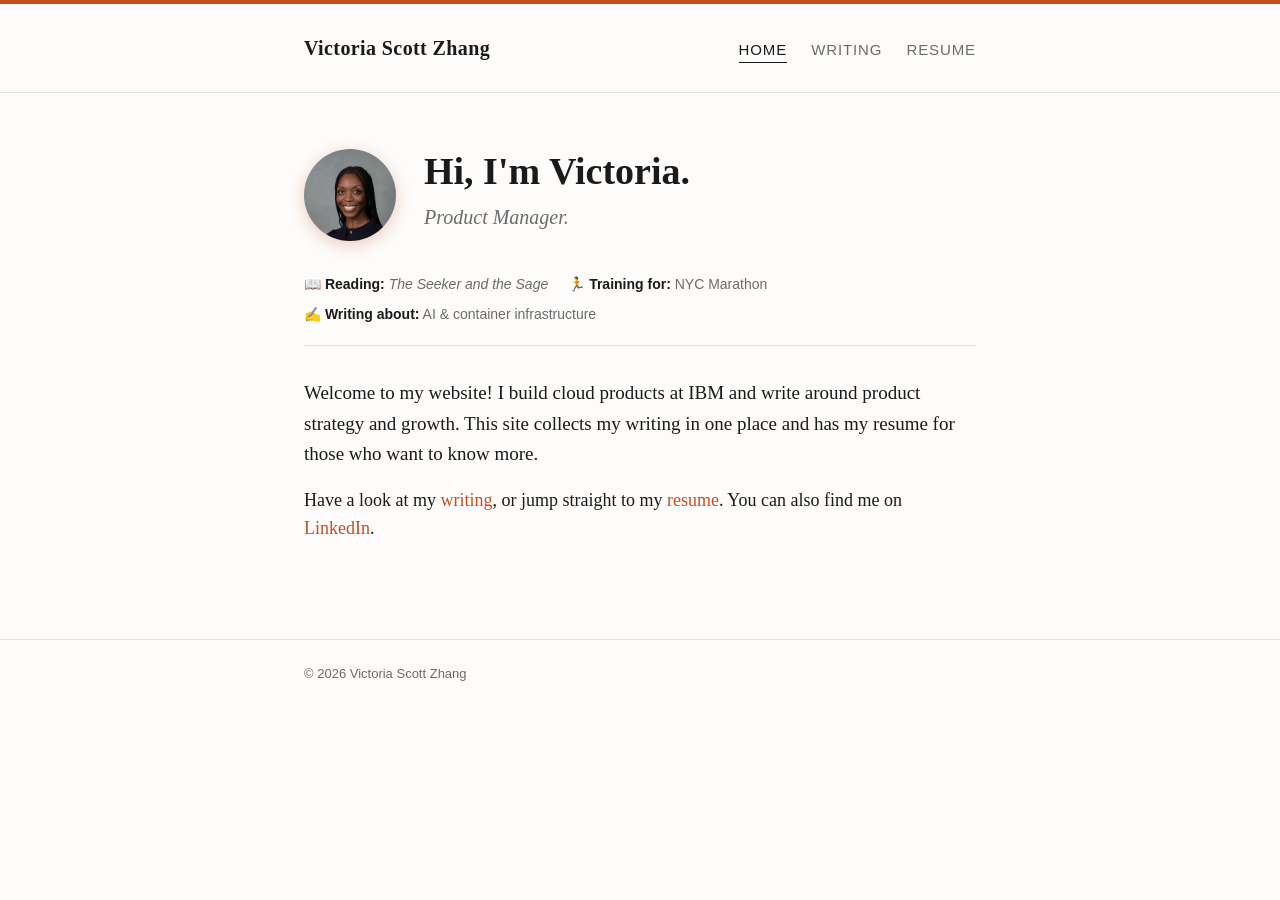
<file: index.html>
<!DOCTYPE html>
<html lang="en">
<head>
<meta charset="UTF-8">
<meta name="viewport" content="width=device-width, initial-scale=1.0">
<title>Victoria Scott Zhang</title>
<meta name="description" content="Writing and resume of Victoria Scott Zhang, Product Manager.">
<link rel="icon" type="image/svg+xml" href="data:image/svg+xml,%3Csvg xmlns='http://www.w3.org/2000/svg' viewBox='0 0 64 64'%3E%3Ccircle cx='32' cy='32' r='32' fill='%23c54e21'/%3E%3Ctext x='32' y='41' font-family='Helvetica,Arial,sans-serif' font-size='22' font-weight='700' fill='white' text-anchor='middle'%3EVSZ%3C/text%3E%3C/svg%3E">
<link rel="stylesheet" href="/css/style.css">
<script type="application/ld+json">
{
  "@context": "https://schema.org",
  "@type": "Person",
  "name": "Victoria Scott Zhang",
  "jobTitle": "Cloud Product Manager",
  "description": "Cloud Product Manager at IBM writing about product strategy, cloud platform growth, and container/AI infrastructure.",
  "worksFor": {
    "@type": "Organization",
    "name": "IBM"
  },
  "alumniOf": [
    { "@type": "CollegeOrUniversity", "name": "Princeton University" },
    { "@type": "CollegeOrUniversity", "name": "NYU Stern School of Business" }
  ],
  "email": "mailto:victoriascott2014@gmail.com",
  "sameAs": [
    "https://www.linkedin.com/in/vscottz/",
    "https://medium.com/@vscottz"
  ],
  "knowsAbout": [
    "Cloud Computing",
    "Product Management",
    "Kubernetes",
    "OpenShift",
    "Platform Growth",
    "AI Operations"
  ]
}
</script>
</head>
<body>

<header class="site">
  <div class="wrap">
    <a class="site-name" href="/">Victoria Scott Zhang</a>
    <nav class="site-nav">
      <a href="/" class="active">Home</a>
      <a href="/writing/">Writing</a>
      <a href="/resume/">Resume</a>
    </nav>
  </div>
</header>

<main>
  <div class="wrap">
    <div class="hero">
      <img class="avatar" src="/assets/images/headshot.jpg" alt="Victoria Scott Zhang">
      <div class="hero-text">
        <h1>Hi, I'm Victoria.</h1>
        <p class="tagline">Product Manager.</p>
      </div>
    </div>

    <div class="currently">
      <span>&#128214; <span class="label">Reading:</span> <em>The Seeker and the Sage</em></span>
      <span>&#127939; <span class="label">Training for:</span> NYC Marathon</span>
      <span>&#9997;&#65039; <span class="label">Writing about:</span> AI &amp; container infrastructure</span>
    </div>

    <p class="lede">
      Welcome to my website! I build cloud products at IBM and write around product strategy
      and growth. This site collects my writing in one place and has my resume for those who
      want to know more.
    </p>

    <p>
      Have a look at my <a href="/writing/">writing</a>, or jump straight to my
      <a href="/resume/">resume</a>. You can also find me on
      <a href="https://www.linkedin.com/in/vscottz/" target="_blank" rel="noopener">LinkedIn</a>.
    </p>
  </div>
</main>

<footer class="site">
  <div class="wrap">
    &copy; <span id="year"></span> Victoria Scott Zhang
  </div>
</footer>

<script>document.getElementById('year').textContent = new Date().getFullYear();</script>
</body>
</html>
</file>
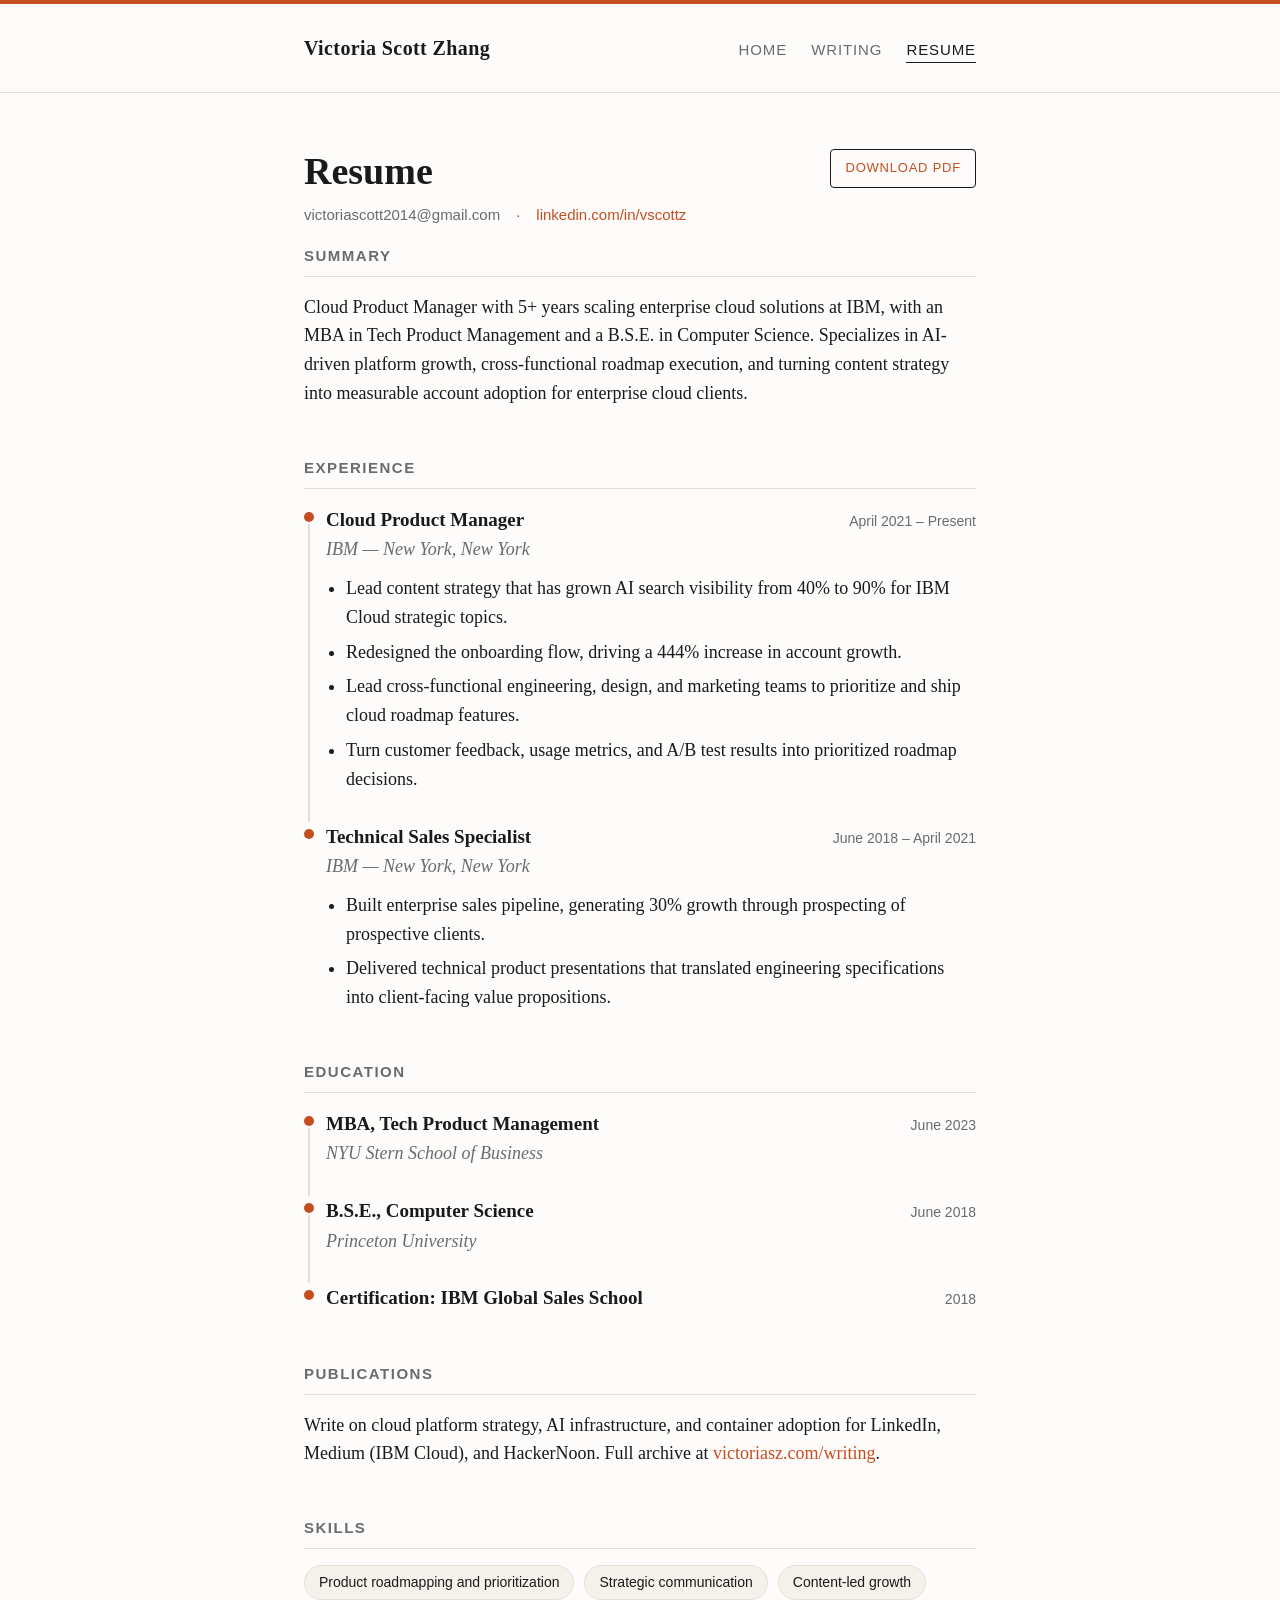
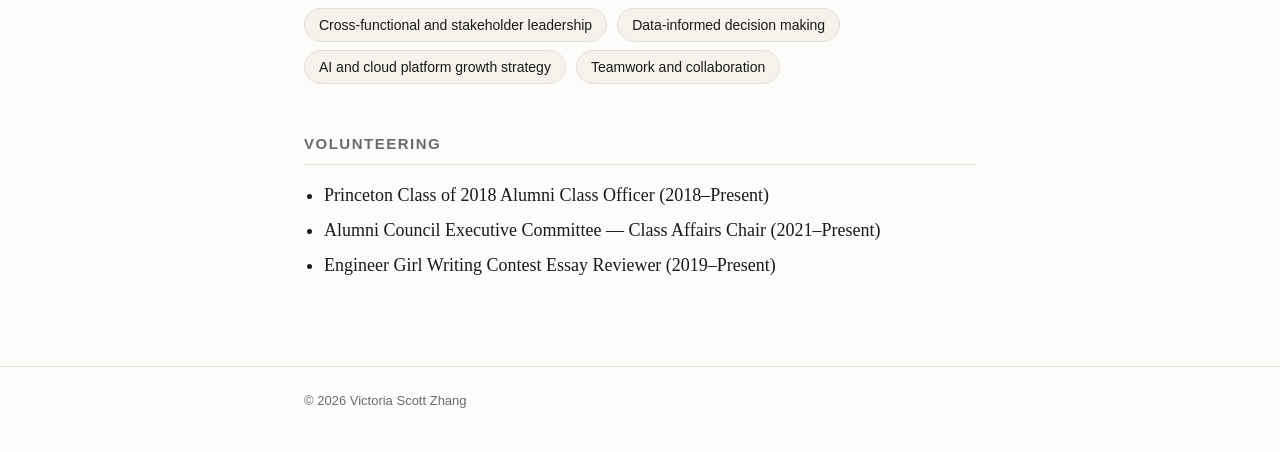
<file: resume/index.html>
<!DOCTYPE html>
<html lang="en">
<head>
<meta charset="UTF-8">
<meta name="viewport" content="width=device-width, initial-scale=1.0">
<title>Resume — Victoria Scott Zhang</title>
<meta name="description" content="Resume of Victoria Scott Zhang, Product Manager.">
<link rel="icon" type="image/svg+xml" href="data:image/svg+xml,%3Csvg xmlns='http://www.w3.org/2000/svg' viewBox='0 0 64 64'%3E%3Ccircle cx='32' cy='32' r='32' fill='%23c54e21'/%3E%3Ctext x='32' y='41' font-family='Helvetica,Arial,sans-serif' font-size='22' font-weight='700' fill='white' text-anchor='middle'%3EVSZ%3C/text%3E%3C/svg%3E">
<link rel="stylesheet" href="/css/style.css">
</head>
<body>

<header class="site">
  <div class="wrap">
    <a class="site-name" href="/">Victoria Scott Zhang</a>
    <nav class="site-nav">
      <a href="/">Home</a>
      <a href="/writing/">Writing</a>
      <a href="/resume/" class="active">Resume</a>
    </nav>
  </div>
</header>

<main>
  <div class="wrap">
    <div class="resume-header">
      <div>
        <h1>Resume</h1>
        <div class="contact-row">
          <span>victoriascott2014@gmail.com</span>
          <span>&middot;</span>
          <a href="https://www.linkedin.com/in/vscottz/" target="_blank" rel="noopener">linkedin.com/in/vscottz</a>
        </div>
      </div>
      <a class="download-btn" href="/assets/Victoria-Scott-Zhang-Resume.pdf" download>Download PDF</a>
    </div>

    <h2>Summary</h2>
    <p>
      Cloud Product Manager with 5+ years scaling enterprise cloud solutions at IBM, with an MBA
      in Tech Product Management and a B.S.E. in Computer Science. Specializes in AI-driven
      platform growth, cross-functional roadmap execution, and turning content strategy into
      measurable account adoption for enterprise cloud clients.
    </p>

    <h2>Experience</h2>

    <div class="timeline">
      <div class="entry">
        <div class="entry-head">
          <span class="entry-role">Cloud Product Manager</span>
          <span class="entry-date">April 2021 &ndash; Present</span>
        </div>
        <div class="entry-org">IBM &mdash; New York, New York</div>
        <ul class="bullets">
          <li>Lead content strategy that has grown AI search visibility from 40% to 90% for IBM Cloud strategic topics.</li>
          <li>Redesigned the onboarding flow, driving a 444% increase in account growth.</li>
          <li>Lead cross-functional engineering, design, and marketing teams to prioritize and ship cloud roadmap features.</li>
          <li>Turn customer feedback, usage metrics, and A/B test results into prioritized roadmap decisions.</li>
        </ul>
      </div>

      <div class="entry">
        <div class="entry-head">
          <span class="entry-role">Technical Sales Specialist</span>
          <span class="entry-date">June 2018 &ndash; April 2021</span>
        </div>
        <div class="entry-org">IBM &mdash; New York, New York</div>
        <ul class="bullets">
          <li>Built enterprise sales pipeline, generating 30% growth through prospecting of prospective clients.</li>
          <li>Delivered technical product presentations that translated engineering specifications into client-facing value propositions.</li>
        </ul>
      </div>
    </div>

    <h2>Education</h2>

    <div class="timeline">
      <div class="entry">
        <div class="entry-head">
          <span class="entry-role">MBA, Tech Product Management</span>
          <span class="entry-date">June 2023</span>
        </div>
        <div class="entry-org">NYU Stern School of Business</div>
      </div>

      <div class="entry">
        <div class="entry-head">
          <span class="entry-role">B.S.E., Computer Science</span>
          <span class="entry-date">June 2018</span>
        </div>
        <div class="entry-org">Princeton University</div>
      </div>

      <div class="entry">
        <div class="entry-head">
          <span class="entry-role">Certification: IBM Global Sales School</span>
          <span class="entry-date">2018</span>
        </div>
      </div>
    </div>

    <h2>Publications</h2>
    <p>
      Write on cloud platform strategy, AI infrastructure, and container adoption for LinkedIn,
      Medium (IBM Cloud), and HackerNoon. Full archive at
      <a href="/writing/">victoriasz.com/writing</a>.
    </p>

    <h2>Skills</h2>
    <ul class="skills-list">
      <li>Product roadmapping and prioritization</li>
      <li>Strategic communication</li>
      <li>Content-led growth</li>
      <li>Cross-functional and stakeholder leadership</li>
      <li>Data-informed decision making</li>
      <li>AI and cloud platform growth strategy</li>
      <li>Teamwork and collaboration</li>
    </ul>

    <h2>Volunteering</h2>
    <ul class="bullets">
      <li>Princeton Class of 2018 Alumni Class Officer (2018&ndash;Present)</li>
      <li>Alumni Council Executive Committee &mdash; Class Affairs Chair (2021&ndash;Present)</li>
      <li>Engineer Girl Writing Contest Essay Reviewer (2019&ndash;Present)</li>
    </ul>

  </div>
</main>

<footer class="site">
  <div class="wrap">
    &copy; <span id="year"></span> Victoria Scott Zhang
  </div>
</footer>

<script>document.getElementById('year').textContent = new Date().getFullYear();</script>
</body>
</html>
</file>
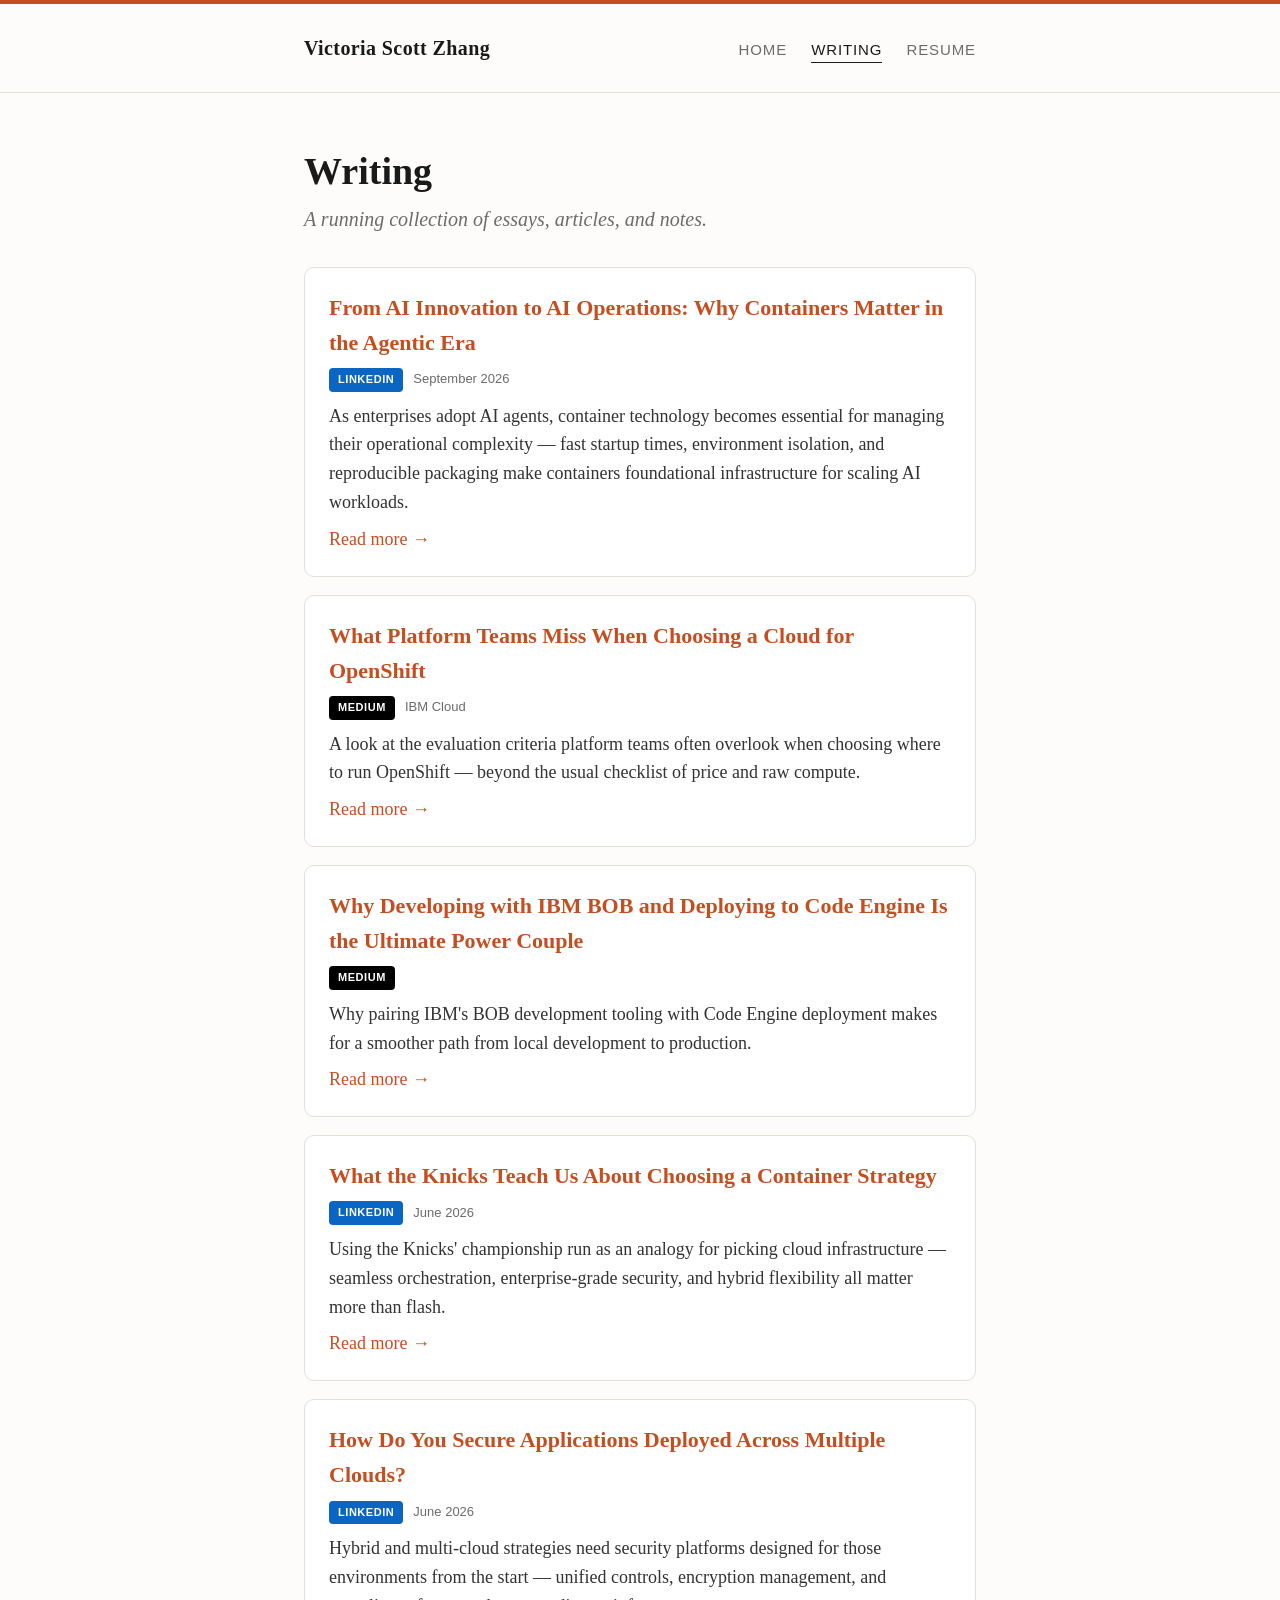
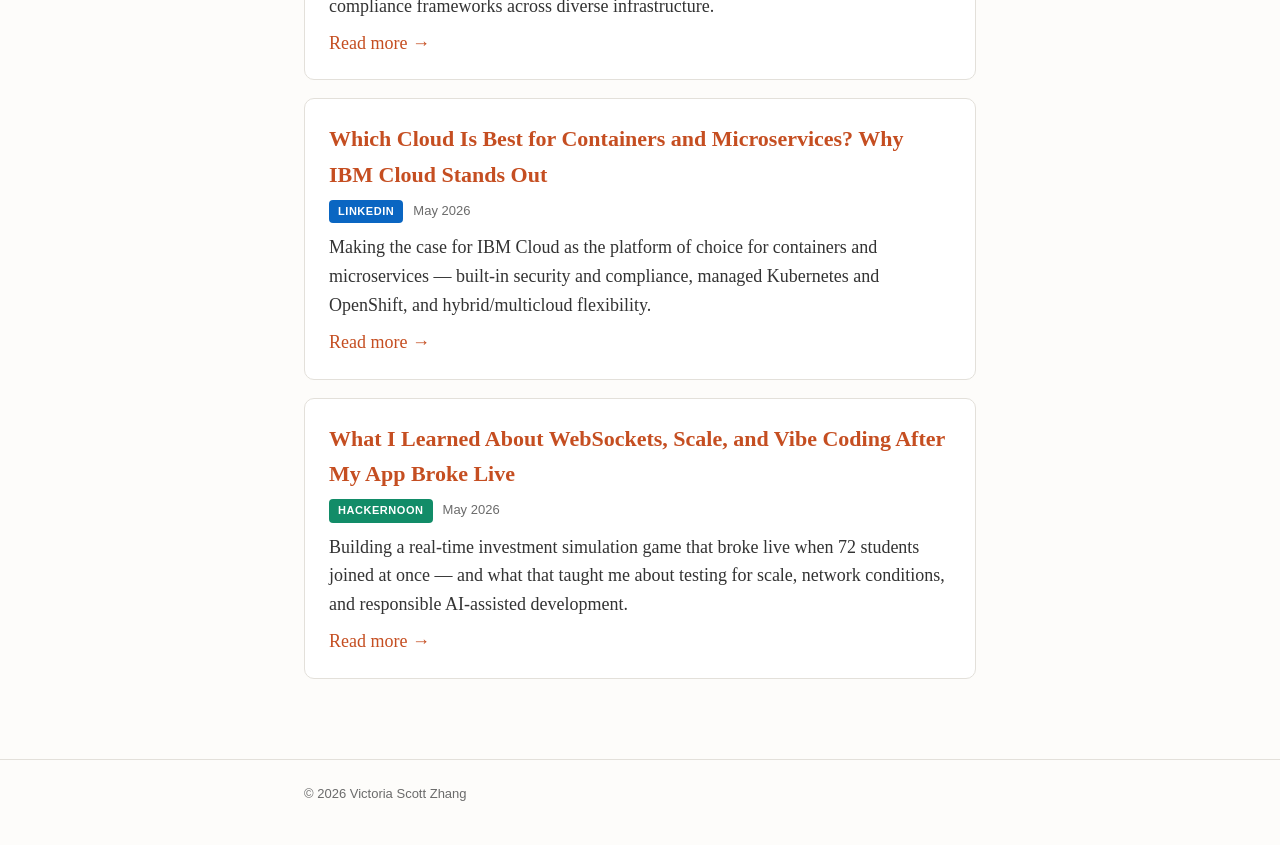
<file: writing/index.html>
<!DOCTYPE html>
<html lang="en">
<head>
<meta charset="UTF-8">
<meta name="viewport" content="width=device-width, initial-scale=1.0">
<title>Writing — Victoria Scott Zhang</title>
<meta name="description" content="Writing by Victoria Scott Zhang.">
<link rel="icon" type="image/svg+xml" href="data:image/svg+xml,%3Csvg xmlns='http://www.w3.org/2000/svg' viewBox='0 0 64 64'%3E%3Ccircle cx='32' cy='32' r='32' fill='%23c54e21'/%3E%3Ctext x='32' y='41' font-family='Helvetica,Arial,sans-serif' font-size='22' font-weight='700' fill='white' text-anchor='middle'%3EVSZ%3C/text%3E%3C/svg%3E">
<link rel="stylesheet" href="/css/style.css">
<script type="application/ld+json">
{
  "@context": "https://schema.org",
  "@type": "ItemList",
  "itemListElement": [
    {
      "@type": "ListItem",
      "position": 1,
      "item": {
        "@type": "Article",
        "headline": "From AI Innovation to AI Operations: Why Containers Matter in the Agentic Era",
        "url": "https://www.linkedin.com/pulse/from-ai-innovation-operations-why-containers-matter-era-scott-zhang-mexuc/",
        "datePublished": "2026-09-15",
        "author": { "@type": "Person", "name": "Victoria Scott Zhang" }
      }
    },
    {
      "@type": "ListItem",
      "position": 2,
      "item": {
        "@type": "Article",
        "headline": "What Platform Teams Miss When Choosing a Cloud for OpenShift",
        "url": "https://medium.com/ibm-cloud/what-platform-teams-miss-when-choosing-a-cloud-for-openshift-76be1022b883",
        "author": { "@type": "Person", "name": "Victoria Scott Zhang" }
      }
    },
    {
      "@type": "ListItem",
      "position": 3,
      "item": {
        "@type": "Article",
        "headline": "Why Developing with IBM BOB and Deploying to Code Engine Is the Ultimate Power Couple",
        "url": "https://medium.com/@vscottz/why-developing-with-ibm-bob-and-deploying-to-code-engine-is-the-ultimate-power-couple-0b2eb0f0be0f",
        "author": { "@type": "Person", "name": "Victoria Scott Zhang" }
      }
    },
    {
      "@type": "ListItem",
      "position": 4,
      "item": {
        "@type": "Article",
        "headline": "What the Knicks Teach Us About Choosing a Container Strategy",
        "url": "https://www.linkedin.com/pulse/what-knicks-teach-us-choosing-container-strategy-victoria-scott-zhang-f5uie/",
        "datePublished": "2026-06-15",
        "author": { "@type": "Person", "name": "Victoria Scott Zhang" }
      }
    },
    {
      "@type": "ListItem",
      "position": 5,
      "item": {
        "@type": "Article",
        "headline": "How Do You Secure Applications Deployed Across Multiple Clouds?",
        "url": "https://www.linkedin.com/pulse/how-do-you-secure-applications-deployed-across-clouds-scott-zhang-yccle/",
        "datePublished": "2026-06-02",
        "author": { "@type": "Person", "name": "Victoria Scott Zhang" }
      }
    },
    {
      "@type": "ListItem",
      "position": 6,
      "item": {
        "@type": "Article",
        "headline": "Which Cloud Is Best for Containers and Microservices? Why IBM Cloud Stands Out",
        "url": "https://www.linkedin.com/pulse/which-cloud-best-containers-microservices-why-ibm-stands-scott-hazre/",
        "datePublished": "2026-05-21",
        "author": { "@type": "Person", "name": "Victoria Scott Zhang" }
      }
    },
    {
      "@type": "ListItem",
      "position": 7,
      "item": {
        "@type": "Article",
        "headline": "What I Learned About WebSockets, Scale, and Vibe Coding After My App Broke Live",
        "url": "https://hackernoon.com/what-i-learned-about-websockets-scale-and-vibe-coding-after-my-app-broke-live",
        "datePublished": "2026-05-18",
        "author": { "@type": "Person", "name": "Victoria Scott Zhang" }
      }
    }
  ]
}
</script>
</head>
<body>

<header class="site">
  <div class="wrap">
    <a class="site-name" href="/">Victoria Scott Zhang</a>
    <nav class="site-nav">
      <a href="/">Home</a>
      <a href="/writing/" class="active">Writing</a>
      <a href="/resume/">Resume</a>
    </nav>
  </div>
</header>

<main>
  <div class="wrap">
    <h1>Writing</h1>
    <p class="tagline">A running collection of essays, articles, and notes.</p>

    <article class="piece">
      <h3 class="piece-title"><a href="https://www.linkedin.com/pulse/from-ai-innovation-operations-why-containers-matter-era-scott-zhang-mexuc/" target="_blank" rel="noopener">From AI Innovation to AI Operations: Why Containers Matter in the Agentic Era</a></h3>
      <div class="piece-meta"><span class="badge badge-linkedin">LinkedIn</span> September 2026</div>
      <p class="piece-excerpt">
        As enterprises adopt AI agents, container technology becomes essential for managing
        their operational complexity &mdash; fast startup times, environment isolation, and
        reproducible packaging make containers foundational infrastructure for scaling AI
        workloads.
      </p>
      <a href="https://www.linkedin.com/pulse/from-ai-innovation-operations-why-containers-matter-era-scott-zhang-mexuc/" target="_blank" rel="noopener">Read more &rarr;</a>
    </article>

    <article class="piece">
      <h3 class="piece-title"><a href="https://medium.com/ibm-cloud/what-platform-teams-miss-when-choosing-a-cloud-for-openshift-76be1022b883" target="_blank" rel="noopener">What Platform Teams Miss When Choosing a Cloud for OpenShift</a></h3>
      <div class="piece-meta"><span class="badge badge-medium">Medium</span> IBM Cloud</div>
      <p class="piece-excerpt">
        A look at the evaluation criteria platform teams often overlook when choosing where
        to run OpenShift &mdash; beyond the usual checklist of price and raw compute.
      </p>
      <a href="https://medium.com/ibm-cloud/what-platform-teams-miss-when-choosing-a-cloud-for-openshift-76be1022b883" target="_blank" rel="noopener">Read more &rarr;</a>
    </article>

    <article class="piece">
      <h3 class="piece-title"><a href="https://medium.com/@vscottz/why-developing-with-ibm-bob-and-deploying-to-code-engine-is-the-ultimate-power-couple-0b2eb0f0be0f" target="_blank" rel="noopener">Why Developing with IBM BOB and Deploying to Code Engine Is the Ultimate Power Couple</a></h3>
      <div class="piece-meta"><span class="badge badge-medium">Medium</span></div>
      <p class="piece-excerpt">
        Why pairing IBM's BOB development tooling with Code Engine deployment makes for a
        smoother path from local development to production.
      </p>
      <a href="https://medium.com/@vscottz/why-developing-with-ibm-bob-and-deploying-to-code-engine-is-the-ultimate-power-couple-0b2eb0f0be0f" target="_blank" rel="noopener">Read more &rarr;</a>
    </article>

    <article class="piece">
      <h3 class="piece-title"><a href="https://www.linkedin.com/pulse/what-knicks-teach-us-choosing-container-strategy-victoria-scott-zhang-f5uie/" target="_blank" rel="noopener">What the Knicks Teach Us About Choosing a Container Strategy</a></h3>
      <div class="piece-meta"><span class="badge badge-linkedin">LinkedIn</span> June 2026</div>
      <p class="piece-excerpt">
        Using the Knicks' championship run as an analogy for picking cloud infrastructure &mdash;
        seamless orchestration, enterprise-grade security, and hybrid flexibility all matter
        more than flash.
      </p>
      <a href="https://www.linkedin.com/pulse/what-knicks-teach-us-choosing-container-strategy-victoria-scott-zhang-f5uie/" target="_blank" rel="noopener">Read more &rarr;</a>
    </article>

    <article class="piece">
      <h3 class="piece-title"><a href="https://www.linkedin.com/pulse/how-do-you-secure-applications-deployed-across-clouds-scott-zhang-yccle/" target="_blank" rel="noopener">How Do You Secure Applications Deployed Across Multiple Clouds?</a></h3>
      <div class="piece-meta"><span class="badge badge-linkedin">LinkedIn</span> June 2026</div>
      <p class="piece-excerpt">
        Hybrid and multi-cloud strategies need security platforms designed for those
        environments from the start &mdash; unified controls, encryption management, and
        compliance frameworks across diverse infrastructure.
      </p>
      <a href="https://www.linkedin.com/pulse/how-do-you-secure-applications-deployed-across-clouds-scott-zhang-yccle/" target="_blank" rel="noopener">Read more &rarr;</a>
    </article>

    <article class="piece">
      <h3 class="piece-title"><a href="https://www.linkedin.com/pulse/which-cloud-best-containers-microservices-why-ibm-stands-scott-hazre/" target="_blank" rel="noopener">Which Cloud Is Best for Containers and Microservices? Why IBM Cloud Stands Out</a></h3>
      <div class="piece-meta"><span class="badge badge-linkedin">LinkedIn</span> May 2026</div>
      <p class="piece-excerpt">
        Making the case for IBM Cloud as the platform of choice for containers and
        microservices &mdash; built-in security and compliance, managed Kubernetes and
        OpenShift, and hybrid/multicloud flexibility.
      </p>
      <a href="https://www.linkedin.com/pulse/which-cloud-best-containers-microservices-why-ibm-stands-scott-hazre/" target="_blank" rel="noopener">Read more &rarr;</a>
    </article>

    <article class="piece">
      <h3 class="piece-title"><a href="https://hackernoon.com/what-i-learned-about-websockets-scale-and-vibe-coding-after-my-app-broke-live" target="_blank" rel="noopener">What I Learned About WebSockets, Scale, and Vibe Coding After My App Broke Live</a></h3>
      <div class="piece-meta"><span class="badge badge-hackernoon">HackerNoon</span> May 2026</div>
      <p class="piece-excerpt">
        Building a real-time investment simulation game that broke live when 72 students
        joined at once &mdash; and what that taught me about testing for scale, network
        conditions, and responsible AI-assisted development.
      </p>
      <a href="https://hackernoon.com/what-i-learned-about-websockets-scale-and-vibe-coding-after-my-app-broke-live" target="_blank" rel="noopener">Read more &rarr;</a>
    </article>

  </div>
</main>

<footer class="site">
  <div class="wrap">
    &copy; <span id="year"></span> Victoria Scott Zhang
  </div>
</footer>

<script>document.getElementById('year').textContent = new Date().getFullYear();</script>
</body>
</html>
</file>
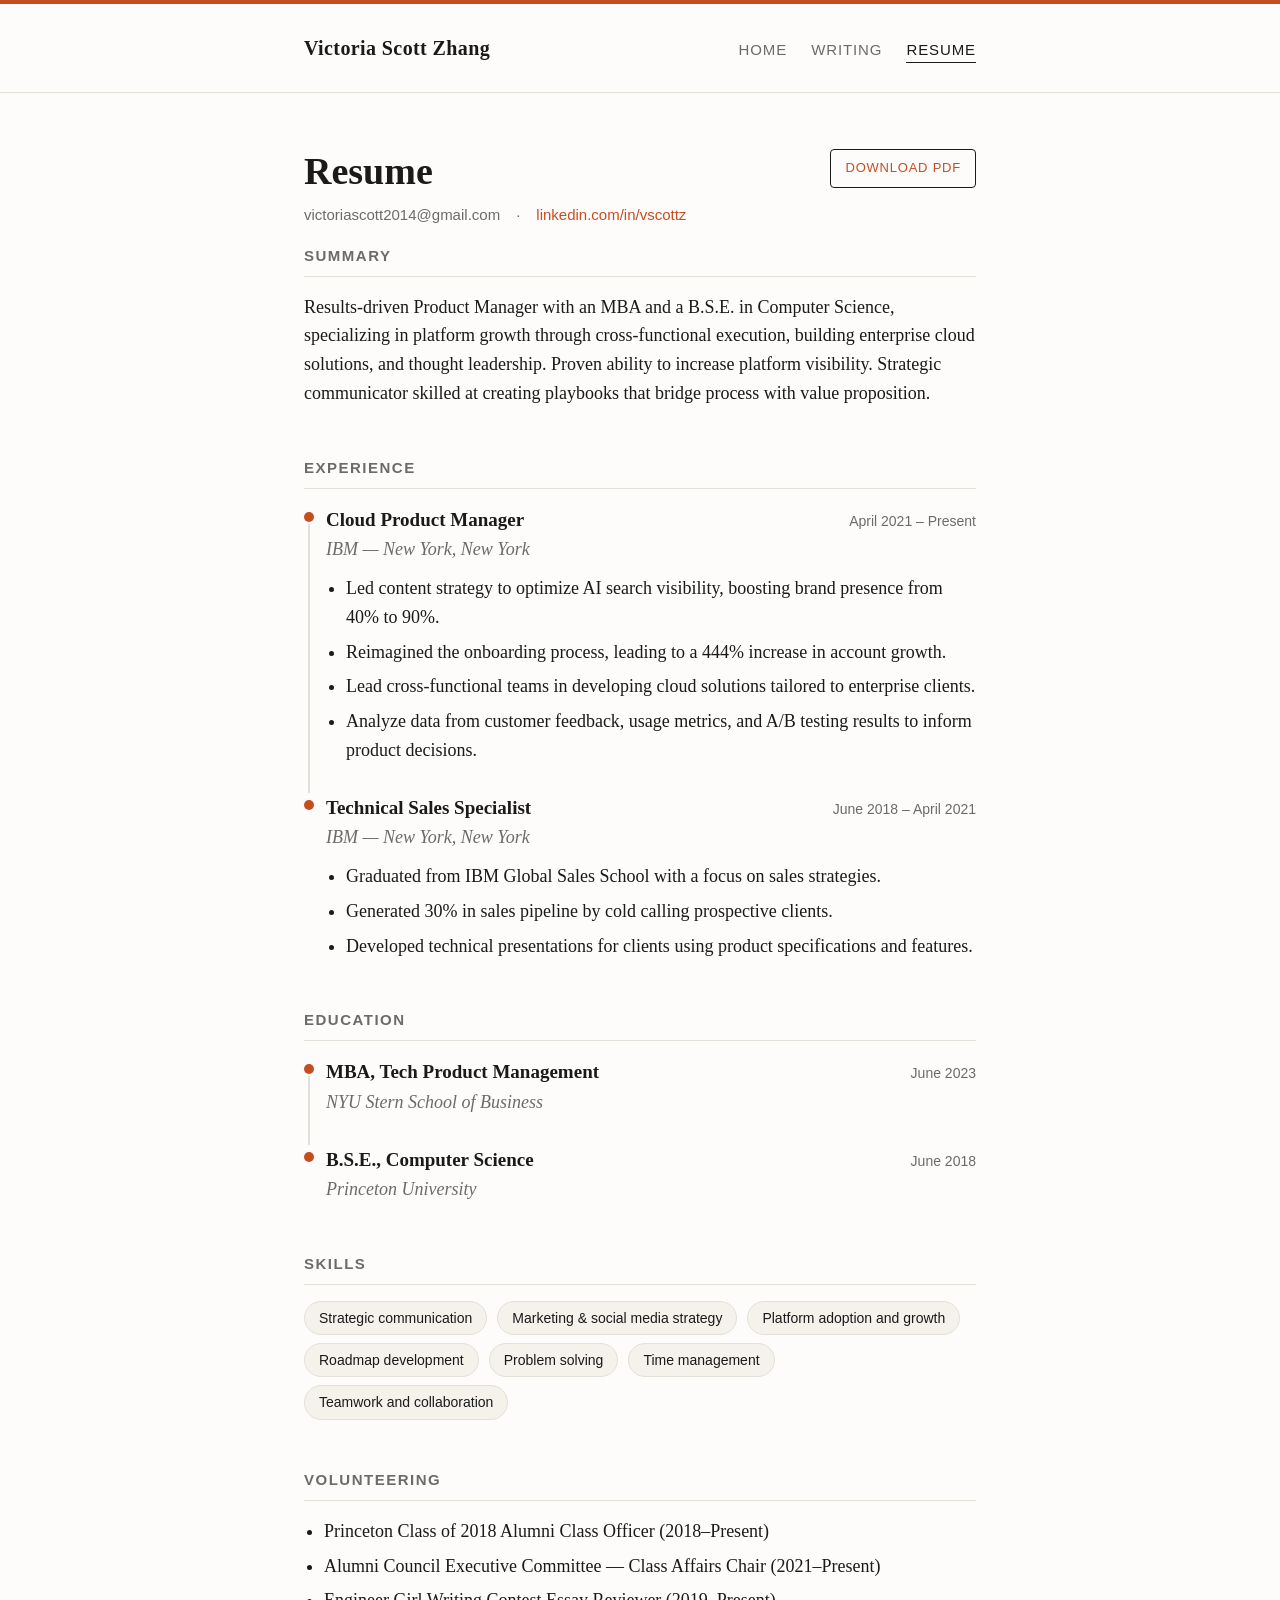
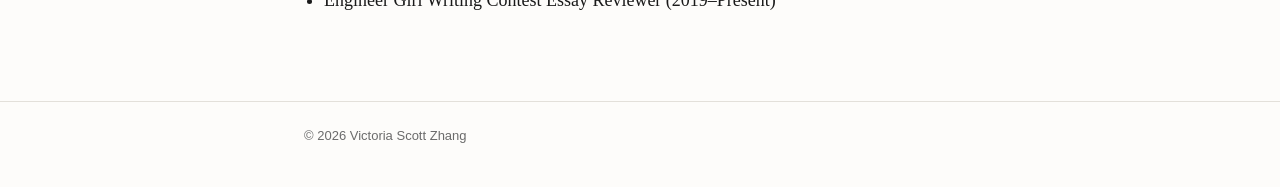
<file: resume.html>
<!DOCTYPE html>
<html lang="en">
<head>
<meta charset="UTF-8">
<meta name="viewport" content="width=device-width, initial-scale=1.0">
<title>Resume — Victoria Scott Zhang</title>
<meta name="description" content="Resume of Victoria Scott Zhang, Product Manager.">
<link rel="icon" type="image/svg+xml" href="data:image/svg+xml,%3Csvg xmlns='http://www.w3.org/2000/svg' viewBox='0 0 64 64'%3E%3Ccircle cx='32' cy='32' r='32' fill='%23e11d48'/%3E%3Ctext x='32' y='41' font-family='Helvetica,Arial,sans-serif' font-size='22' font-weight='700' fill='white' text-anchor='middle'%3EVSZ%3C/text%3E%3C/svg%3E">
<link rel="stylesheet" href="css/style.css">
</head>
<body>

<header class="site">
  <div class="wrap">
    <a class="site-name" href="index.html">Victoria Scott Zhang</a>
    <nav class="site-nav">
      <a href="index.html">Home</a>
      <a href="writing.html">Writing</a>
      <a href="resume.html" class="active">Resume</a>
    </nav>
  </div>
</header>

<main>
  <div class="wrap">
    <div class="resume-header">
      <div>
        <h1>Resume</h1>
        <div class="contact-row">
          <span>victoriascott2014@gmail.com</span>
          <span>&middot;</span>
          <a href="https://www.linkedin.com/in/vscottz/" target="_blank" rel="noopener">linkedin.com/in/vscottz</a>
        </div>
      </div>
      <a class="download-btn" href="assets/Victoria-Scott-Zhang-Resume.pdf" download>Download PDF</a>
    </div>

    <h2>Summary</h2>
    <p>
      Results-driven Product Manager with an MBA and a B.S.E. in Computer Science, specializing
      in platform growth through cross-functional execution, building enterprise cloud solutions,
      and thought leadership. Proven ability to increase platform visibility. Strategic communicator
      skilled at creating playbooks that bridge process with value proposition.
    </p>

    <h2>Experience</h2>

    <div class="timeline">
      <div class="entry">
        <div class="entry-head">
          <span class="entry-role">Cloud Product Manager</span>
          <span class="entry-date">April 2021 &ndash; Present</span>
        </div>
        <div class="entry-org">IBM &mdash; New York, New York</div>
        <ul class="bullets">
          <li>Led content strategy to optimize AI search visibility, boosting brand presence from 40% to 90%.</li>
          <li>Reimagined the onboarding process, leading to a 444% increase in account growth.</li>
          <li>Lead cross-functional teams in developing cloud solutions tailored to enterprise clients.</li>
          <li>Analyze data from customer feedback, usage metrics, and A/B testing results to inform product decisions.</li>
        </ul>
      </div>

      <div class="entry">
        <div class="entry-head">
          <span class="entry-role">Technical Sales Specialist</span>
          <span class="entry-date">June 2018 &ndash; April 2021</span>
        </div>
        <div class="entry-org">IBM &mdash; New York, New York</div>
        <ul class="bullets">
          <li>Graduated from IBM Global Sales School with a focus on sales strategies.</li>
          <li>Generated 30% in sales pipeline by cold calling prospective clients.</li>
          <li>Developed technical presentations for clients using product specifications and features.</li>
        </ul>
      </div>
    </div>

    <h2>Education</h2>

    <div class="timeline">
      <div class="entry">
        <div class="entry-head">
          <span class="entry-role">MBA, Tech Product Management</span>
          <span class="entry-date">June 2023</span>
        </div>
        <div class="entry-org">NYU Stern School of Business</div>
      </div>

      <div class="entry">
        <div class="entry-head">
          <span class="entry-role">B.S.E., Computer Science</span>
          <span class="entry-date">June 2018</span>
        </div>
        <div class="entry-org">Princeton University</div>
      </div>
    </div>

    <h2>Skills</h2>
    <ul class="skills-list">
      <li>Strategic communication</li>
      <li>Marketing &amp; social media strategy</li>
      <li>Platform adoption and growth</li>
      <li>Roadmap development</li>
      <li>Problem solving</li>
      <li>Time management</li>
      <li>Teamwork and collaboration</li>
    </ul>

    <h2>Volunteering</h2>
    <ul class="bullets">
      <li>Princeton Class of 2018 Alumni Class Officer (2018&ndash;Present)</li>
      <li>Alumni Council Executive Committee &mdash; Class Affairs Chair (2021&ndash;Present)</li>
      <li>Engineer Girl Writing Contest Essay Reviewer (2019&ndash;Present)</li>
    </ul>

  </div>
</main>

<footer class="site">
  <div class="wrap">
    &copy; <span id="year"></span> Victoria Scott Zhang
  </div>
</footer>

<script>document.getElementById('year').textContent = new Date().getFullYear();</script>
</body>
</html>
</file>
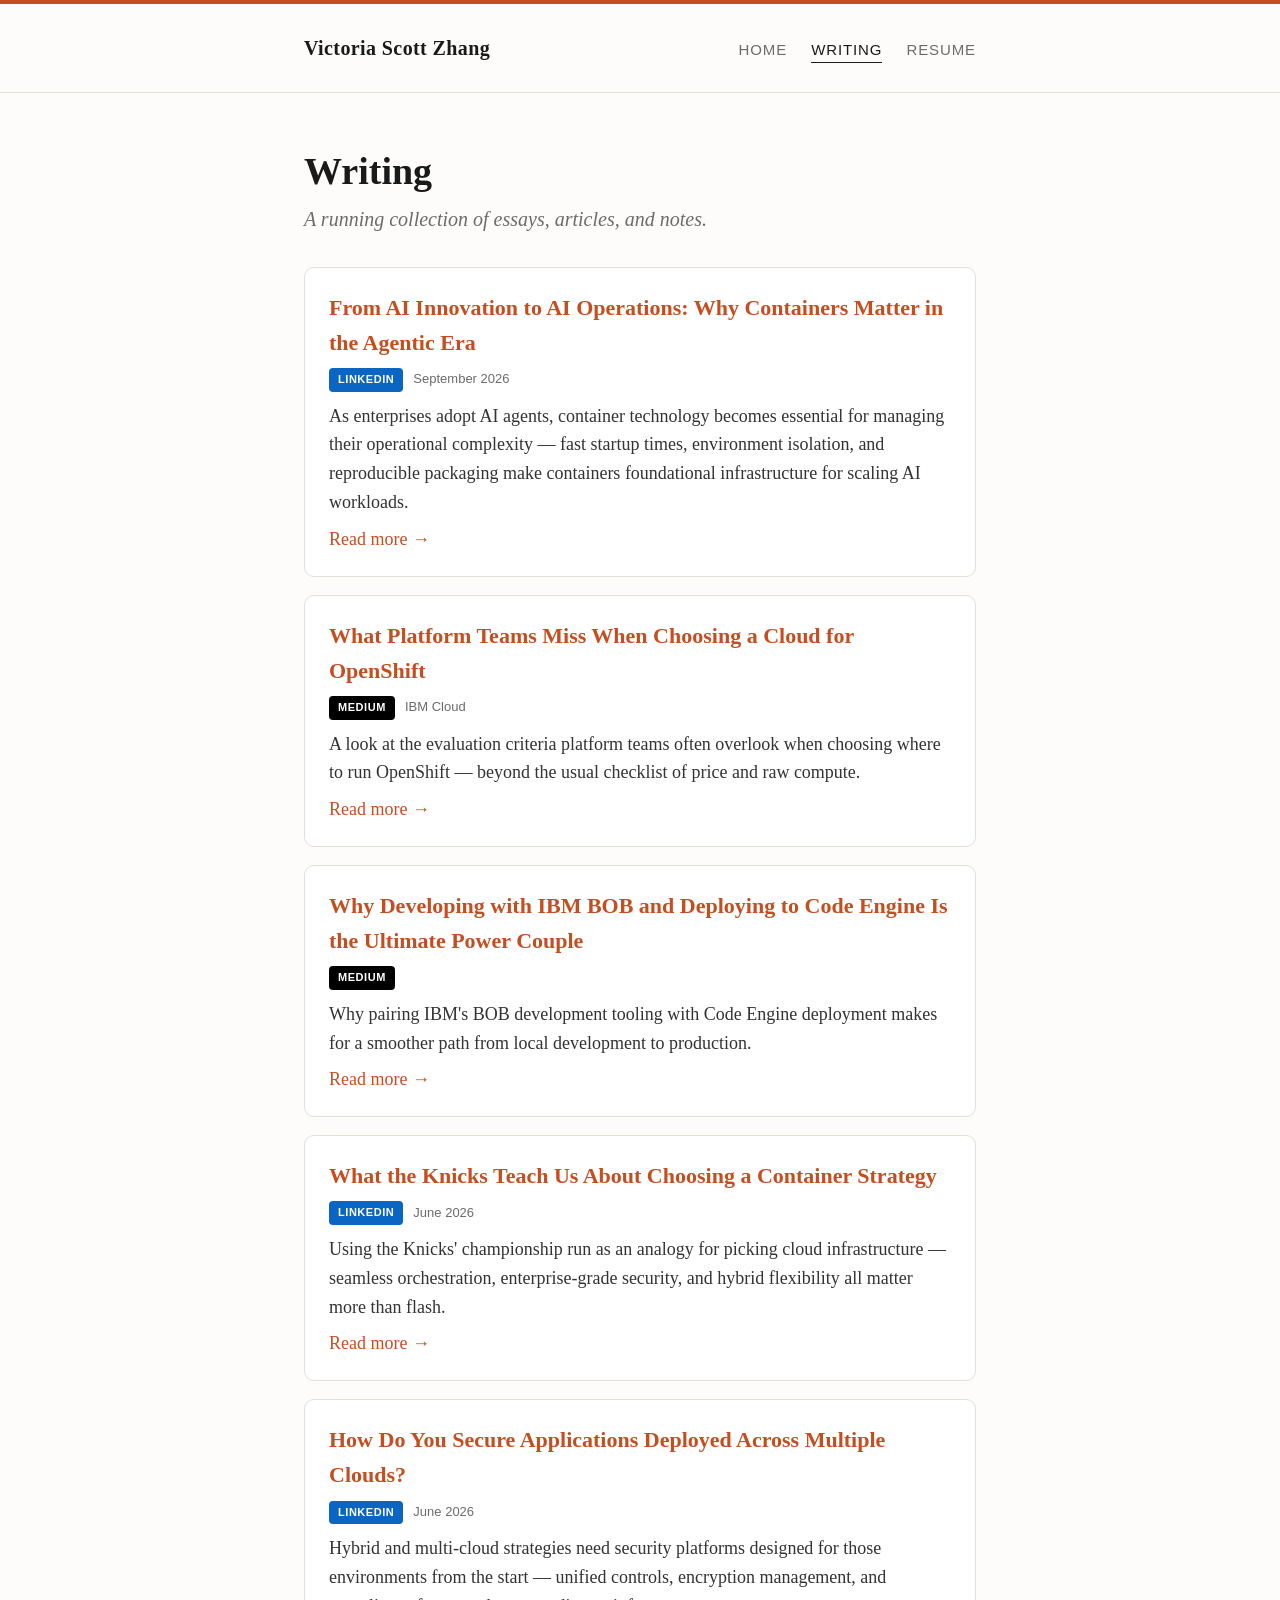
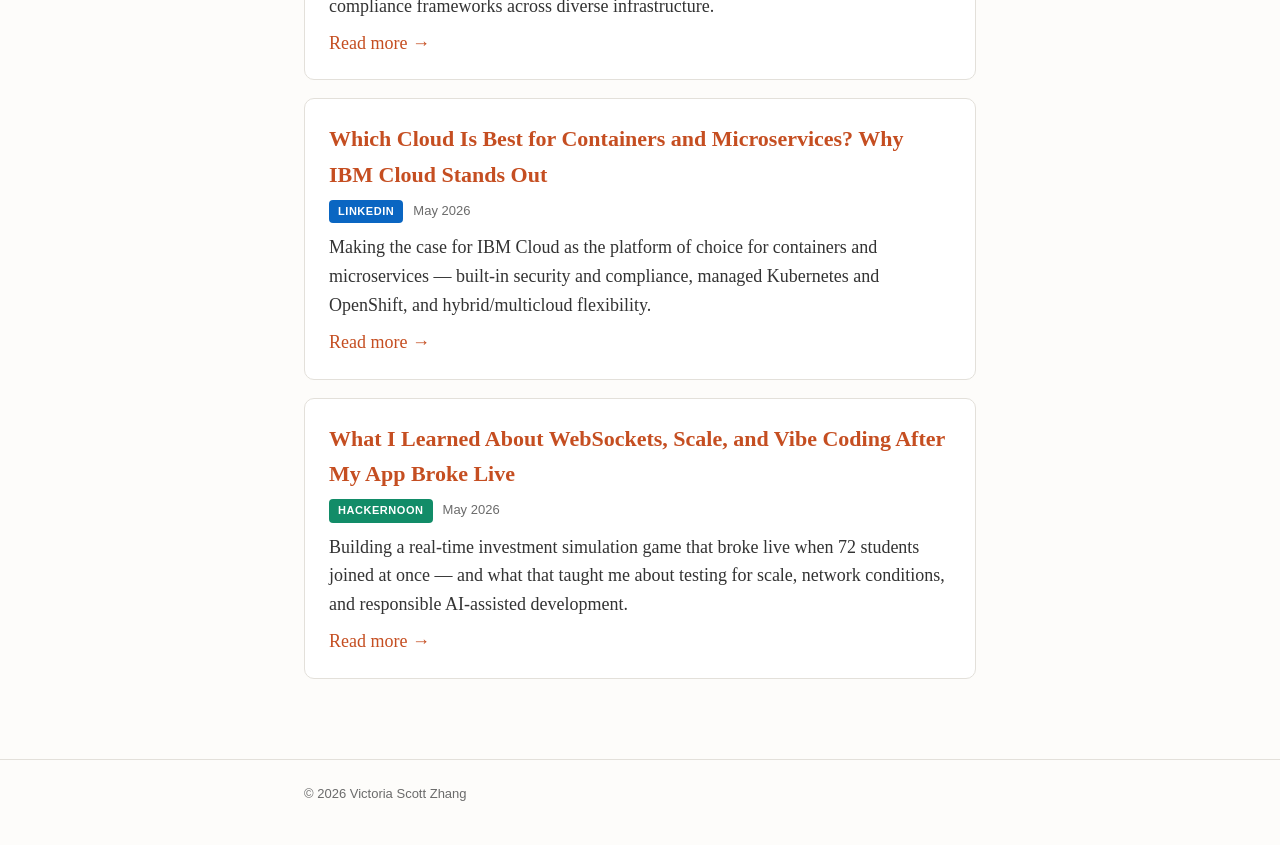
<file: writing.html>
<!DOCTYPE html>
<html lang="en">
<head>
<meta charset="UTF-8">
<meta name="viewport" content="width=device-width, initial-scale=1.0">
<title>Writing — Victoria Scott Zhang</title>
<meta name="description" content="Writing by Victoria Scott Zhang.">
<link rel="icon" type="image/svg+xml" href="data:image/svg+xml,%3Csvg xmlns='http://www.w3.org/2000/svg' viewBox='0 0 64 64'%3E%3Ccircle cx='32' cy='32' r='32' fill='%23e11d48'/%3E%3Ctext x='32' y='41' font-family='Helvetica,Arial,sans-serif' font-size='22' font-weight='700' fill='white' text-anchor='middle'%3EVSZ%3C/text%3E%3C/svg%3E">
<link rel="stylesheet" href="css/style.css">
<script type="application/ld+json">
{
  "@context": "https://schema.org",
  "@type": "ItemList",
  "itemListElement": [
    {
      "@type": "ListItem",
      "position": 1,
      "item": {
        "@type": "Article",
        "headline": "From AI Innovation to AI Operations: Why Containers Matter in the Agentic Era",
        "url": "https://www.linkedin.com/pulse/from-ai-innovation-operations-why-containers-matter-era-scott-zhang-mexuc/",
        "datePublished": "2026-09-15",
        "author": { "@type": "Person", "name": "Victoria Scott Zhang" }
      }
    },
    {
      "@type": "ListItem",
      "position": 2,
      "item": {
        "@type": "Article",
        "headline": "What Platform Teams Miss When Choosing a Cloud for OpenShift",
        "url": "https://medium.com/ibm-cloud/what-platform-teams-miss-when-choosing-a-cloud-for-openshift-76be1022b883",
        "author": { "@type": "Person", "name": "Victoria Scott Zhang" }
      }
    },
    {
      "@type": "ListItem",
      "position": 3,
      "item": {
        "@type": "Article",
        "headline": "Why Developing with IBM BOB and Deploying to Code Engine Is the Ultimate Power Couple",
        "url": "https://medium.com/@vscottz/why-developing-with-ibm-bob-and-deploying-to-code-engine-is-the-ultimate-power-couple-0b2eb0f0be0f",
        "author": { "@type": "Person", "name": "Victoria Scott Zhang" }
      }
    },
    {
      "@type": "ListItem",
      "position": 4,
      "item": {
        "@type": "Article",
        "headline": "What the Knicks Teach Us About Choosing a Container Strategy",
        "url": "https://www.linkedin.com/pulse/what-knicks-teach-us-choosing-container-strategy-victoria-scott-zhang-f5uie/",
        "datePublished": "2026-06-15",
        "author": { "@type": "Person", "name": "Victoria Scott Zhang" }
      }
    },
    {
      "@type": "ListItem",
      "position": 5,
      "item": {
        "@type": "Article",
        "headline": "How Do You Secure Applications Deployed Across Multiple Clouds?",
        "url": "https://www.linkedin.com/pulse/how-do-you-secure-applications-deployed-across-clouds-scott-zhang-yccle/",
        "datePublished": "2026-06-02",
        "author": { "@type": "Person", "name": "Victoria Scott Zhang" }
      }
    },
    {
      "@type": "ListItem",
      "position": 6,
      "item": {
        "@type": "Article",
        "headline": "Which Cloud Is Best for Containers and Microservices? Why IBM Cloud Stands Out",
        "url": "https://www.linkedin.com/pulse/which-cloud-best-containers-microservices-why-ibm-stands-scott-hazre/",
        "datePublished": "2026-05-21",
        "author": { "@type": "Person", "name": "Victoria Scott Zhang" }
      }
    },
    {
      "@type": "ListItem",
      "position": 7,
      "item": {
        "@type": "Article",
        "headline": "What I Learned About WebSockets, Scale, and Vibe Coding After My App Broke Live",
        "url": "https://hackernoon.com/what-i-learned-about-websockets-scale-and-vibe-coding-after-my-app-broke-live",
        "datePublished": "2026-05-18",
        "author": { "@type": "Person", "name": "Victoria Scott Zhang" }
      }
    }
  ]
}
</script>
</head>
<body>

<header class="site">
  <div class="wrap">
    <a class="site-name" href="index.html">Victoria Scott Zhang</a>
    <nav class="site-nav">
      <a href="index.html">Home</a>
      <a href="writing.html" class="active">Writing</a>
      <a href="resume.html">Resume</a>
    </nav>
  </div>
</header>

<main>
  <div class="wrap">
    <h1>Writing</h1>
    <p class="tagline">A running collection of essays, articles, and notes.</p>

    <article class="piece">
      <h3 class="piece-title"><a href="https://www.linkedin.com/pulse/from-ai-innovation-operations-why-containers-matter-era-scott-zhang-mexuc/" target="_blank" rel="noopener">From AI Innovation to AI Operations: Why Containers Matter in the Agentic Era</a></h3>
      <div class="piece-meta"><span class="badge badge-linkedin">LinkedIn</span> September 2026</div>
      <p class="piece-excerpt">
        As enterprises adopt AI agents, container technology becomes essential for managing
        their operational complexity &mdash; fast startup times, environment isolation, and
        reproducible packaging make containers foundational infrastructure for scaling AI
        workloads.
      </p>
      <a href="https://www.linkedin.com/pulse/from-ai-innovation-operations-why-containers-matter-era-scott-zhang-mexuc/" target="_blank" rel="noopener">Read more &rarr;</a>
    </article>

    <article class="piece">
      <h3 class="piece-title"><a href="https://medium.com/ibm-cloud/what-platform-teams-miss-when-choosing-a-cloud-for-openshift-76be1022b883" target="_blank" rel="noopener">What Platform Teams Miss When Choosing a Cloud for OpenShift</a></h3>
      <div class="piece-meta"><span class="badge badge-medium">Medium</span> IBM Cloud</div>
      <p class="piece-excerpt">
        A look at the evaluation criteria platform teams often overlook when choosing where
        to run OpenShift &mdash; beyond the usual checklist of price and raw compute.
      </p>
      <a href="https://medium.com/ibm-cloud/what-platform-teams-miss-when-choosing-a-cloud-for-openshift-76be1022b883" target="_blank" rel="noopener">Read more &rarr;</a>
    </article>

    <article class="piece">
      <h3 class="piece-title"><a href="https://medium.com/@vscottz/why-developing-with-ibm-bob-and-deploying-to-code-engine-is-the-ultimate-power-couple-0b2eb0f0be0f" target="_blank" rel="noopener">Why Developing with IBM BOB and Deploying to Code Engine Is the Ultimate Power Couple</a></h3>
      <div class="piece-meta"><span class="badge badge-medium">Medium</span></div>
      <p class="piece-excerpt">
        Why pairing IBM's BOB development tooling with Code Engine deployment makes for a
        smoother path from local development to production.
      </p>
      <a href="https://medium.com/@vscottz/why-developing-with-ibm-bob-and-deploying-to-code-engine-is-the-ultimate-power-couple-0b2eb0f0be0f" target="_blank" rel="noopener">Read more &rarr;</a>
    </article>

    <article class="piece">
      <h3 class="piece-title"><a href="https://www.linkedin.com/pulse/what-knicks-teach-us-choosing-container-strategy-victoria-scott-zhang-f5uie/" target="_blank" rel="noopener">What the Knicks Teach Us About Choosing a Container Strategy</a></h3>
      <div class="piece-meta"><span class="badge badge-linkedin">LinkedIn</span> June 2026</div>
      <p class="piece-excerpt">
        Using the Knicks' championship run as an analogy for picking cloud infrastructure &mdash;
        seamless orchestration, enterprise-grade security, and hybrid flexibility all matter
        more than flash.
      </p>
      <a href="https://www.linkedin.com/pulse/what-knicks-teach-us-choosing-container-strategy-victoria-scott-zhang-f5uie/" target="_blank" rel="noopener">Read more &rarr;</a>
    </article>

    <article class="piece">
      <h3 class="piece-title"><a href="https://www.linkedin.com/pulse/how-do-you-secure-applications-deployed-across-clouds-scott-zhang-yccle/" target="_blank" rel="noopener">How Do You Secure Applications Deployed Across Multiple Clouds?</a></h3>
      <div class="piece-meta"><span class="badge badge-linkedin">LinkedIn</span> June 2026</div>
      <p class="piece-excerpt">
        Hybrid and multi-cloud strategies need security platforms designed for those
        environments from the start &mdash; unified controls, encryption management, and
        compliance frameworks across diverse infrastructure.
      </p>
      <a href="https://www.linkedin.com/pulse/how-do-you-secure-applications-deployed-across-clouds-scott-zhang-yccle/" target="_blank" rel="noopener">Read more &rarr;</a>
    </article>

    <article class="piece">
      <h3 class="piece-title"><a href="https://www.linkedin.com/pulse/which-cloud-best-containers-microservices-why-ibm-stands-scott-hazre/" target="_blank" rel="noopener">Which Cloud Is Best for Containers and Microservices? Why IBM Cloud Stands Out</a></h3>
      <div class="piece-meta"><span class="badge badge-linkedin">LinkedIn</span> May 2026</div>
      <p class="piece-excerpt">
        Making the case for IBM Cloud as the platform of choice for containers and
        microservices &mdash; built-in security and compliance, managed Kubernetes and
        OpenShift, and hybrid/multicloud flexibility.
      </p>
      <a href="https://www.linkedin.com/pulse/which-cloud-best-containers-microservices-why-ibm-stands-scott-hazre/" target="_blank" rel="noopener">Read more &rarr;</a>
    </article>

    <article class="piece">
      <h3 class="piece-title"><a href="https://hackernoon.com/what-i-learned-about-websockets-scale-and-vibe-coding-after-my-app-broke-live" target="_blank" rel="noopener">What I Learned About WebSockets, Scale, and Vibe Coding After My App Broke Live</a></h3>
      <div class="piece-meta"><span class="badge badge-hackernoon">HackerNoon</span> May 2026</div>
      <p class="piece-excerpt">
        Building a real-time investment simulation game that broke live when 72 students
        joined at once &mdash; and what that taught me about testing for scale, network
        conditions, and responsible AI-assisted development.
      </p>
      <a href="https://hackernoon.com/what-i-learned-about-websockets-scale-and-vibe-coding-after-my-app-broke-live" target="_blank" rel="noopener">Read more &rarr;</a>
    </article>

  </div>
</main>

<footer class="site">
  <div class="wrap">
    &copy; <span id="year"></span> Victoria Scott Zhang
  </div>
</footer>

<script>document.getElementById('year').textContent = new Date().getFullYear();</script>
</body>
</html>
</file>
<file: css/style.css>
:root {
  --ink: #1a1a1a;
  --paper: #fdfcfa;
  --muted: #6b6b6b;
  --line: #e3e0da;
  --accent: #c54e21;
  --max-width: 720px;
}

* { box-sizing: border-box; }

html { scroll-behavior: smooth; }

body {
  margin: 0;
  background: var(--paper);
  color: var(--ink);
  font-family: "Iowan Old Style", "Palatino Linotype", Palatino, Georgia, "Times New Roman", serif;
  line-height: 1.6;
  font-size: 18px;
}

a {
  color: var(--accent);
  text-decoration: none;
  border-bottom: 1px solid transparent;
}

a:hover { border-bottom-color: var(--accent); }

.wrap {
  max-width: var(--max-width);
  margin: 0 auto;
  padding: 0 24px;
}

header.site {
  border-bottom: 1px solid var(--line);
  border-top: 4px solid var(--accent);
  padding: 28px 0;
}

header.site .wrap {
  display: flex;
  align-items: baseline;
  justify-content: space-between;
  flex-wrap: wrap;
  gap: 12px;
}

.site-name {
  font-size: 20px;
  font-weight: 600;
  letter-spacing: 0.02em;
  color: var(--ink);
  border: none;
}

nav.site-nav {
  display: flex;
  gap: 24px;
  font-family: -apple-system, BlinkMacSystemFont, "Segoe UI", Helvetica, Arial, sans-serif;
  font-size: 15px;
  text-transform: uppercase;
  letter-spacing: 0.06em;
}

nav.site-nav a {
  color: var(--muted);
}

nav.site-nav a.active,
nav.site-nav a:hover {
  color: var(--ink);
  border-bottom-color: var(--ink);
}

main { padding: 56px 0 80px; }

.hero {
  display: flex;
  align-items: flex-start;
  gap: 28px;
  flex-wrap: wrap;
  margin-bottom: 8px;
}

.avatar {
  flex: none;
  width: 92px;
  height: 92px;
  border-radius: 50%;
  object-fit: cover;
  box-shadow: 0 4px 16px rgba(197, 78, 33, 0.28);
}

.hero-text { flex: 1; min-width: 220px; }
.hero-text h1 { margin-bottom: 6px; }

h1 {
  font-size: 38px;
  line-height: 1.2;
  margin: 0 0 8px;
}

h2 {
  font-size: 15px;
  text-transform: uppercase;
  letter-spacing: 0.1em;
  color: var(--muted);
  font-family: -apple-system, BlinkMacSystemFont, "Segoe UI", Helvetica, Arial, sans-serif;
  margin: 48px 0 16px;
  padding-bottom: 8px;
  border-bottom: 1px solid var(--line);
}

h2:first-of-type { margin-top: 0; }

p { margin: 0 0 16px; }

.tagline {
  font-size: 20px;
  color: var(--muted);
  font-style: italic;
  margin-bottom: 32px;
}

.lede {
  font-size: 19px;
}

.currently {
  display: flex;
  flex-wrap: wrap;
  gap: 8px 20px;
  font-family: -apple-system, BlinkMacSystemFont, "Segoe UI", Helvetica, Arial, sans-serif;
  font-size: 14px;
  color: var(--muted);
  margin-bottom: 32px;
  padding-bottom: 20px;
  border-bottom: 1px solid var(--line);
}
.currently .label { color: var(--ink); font-weight: 600; }

/* contact row */
.contact-row {
  font-family: -apple-system, BlinkMacSystemFont, "Segoe UI", Helvetica, Arial, sans-serif;
  font-size: 15px;
  color: var(--muted);
  display: flex;
  flex-wrap: wrap;
  gap: 6px 16px;
  margin-bottom: 8px;
}

/* writing list */
.piece {
  padding: 22px 24px;
  margin-bottom: 18px;
  background: #fff;
  border: 1px solid var(--line);
  border-radius: 10px;
  transition: box-shadow 0.15s ease, transform 0.15s ease, border-color 0.15s ease;
}
.piece:last-child { margin-bottom: 0; }
.piece:hover {
  box-shadow: 0 10px 24px rgba(26, 26, 26, 0.08);
  transform: translateY(-2px);
  border-color: #d8d2c6;
}

.piece-title {
  font-size: 22px;
  margin: 0 0 8px;
}

.piece-meta {
  display: flex;
  align-items: center;
  gap: 10px;
  font-family: -apple-system, BlinkMacSystemFont, "Segoe UI", Helvetica, Arial, sans-serif;
  font-size: 13px;
  color: var(--muted);
  margin-bottom: 10px;
}

.badge {
  display: inline-block;
  font-family: -apple-system, BlinkMacSystemFont, "Segoe UI", Helvetica, Arial, sans-serif;
  font-size: 11px;
  font-weight: 700;
  text-transform: uppercase;
  letter-spacing: 0.05em;
  color: #fff;
  padding: 3px 9px;
  border-radius: 4px;
}
.badge-linkedin { background: #0a66c2; }
.badge-medium { background: #000; }
.badge-hackernoon { background: #128c68; }

.piece-excerpt { color: #333; margin-bottom: 8px; }

.placeholder-note {
  background: #f5f2ec;
  border: 1px dashed var(--line);
  border-radius: 6px;
  padding: 20px 24px;
  font-family: -apple-system, BlinkMacSystemFont, "Segoe UI", Helvetica, Arial, sans-serif;
  font-size: 14px;
  color: var(--muted);
  margin-bottom: 32px;
}
.placeholder-note code {
  background: #ece7dd;
  padding: 1px 5px;
  border-radius: 3px;
  font-size: 13px;
}

/* resume */
.resume-header {
  display: flex;
  justify-content: space-between;
  align-items: flex-start;
  flex-wrap: wrap;
  gap: 16px;
  margin-bottom: 8px;
}

.download-btn {
  font-family: -apple-system, BlinkMacSystemFont, "Segoe UI", Helvetica, Arial, sans-serif;
  font-size: 13px;
  text-transform: uppercase;
  letter-spacing: 0.06em;
  border: 1px solid var(--ink);
  border-radius: 4px;
  padding: 8px 14px;
  white-space: nowrap;
}
.download-btn:hover { background: var(--ink); color: var(--paper); border-bottom-color: transparent; }

.timeline { position: relative; }

.entry {
  position: relative;
  padding-left: 22px;
  margin-bottom: 28px;
}

.timeline .entry::before {
  content: "";
  position: absolute;
  left: 0;
  top: 7px;
  width: 10px;
  height: 10px;
  border-radius: 50%;
  background: var(--accent);
  box-shadow: 0 0 0 3px var(--paper);
}

.timeline .entry:not(:last-child)::after {
  content: "";
  position: absolute;
  left: 4px;
  top: 19px;
  bottom: -28px;
  width: 2px;
  background: var(--line);
}

.entry-head {
  display: flex;
  justify-content: space-between;
  align-items: baseline;
  flex-wrap: wrap;
  gap: 4px 16px;
}

.entry-role { font-weight: 600; font-size: 19px; }
.entry-org { color: var(--muted); font-style: italic; }
.entry-date {
  font-family: -apple-system, BlinkMacSystemFont, "Segoe UI", Helvetica, Arial, sans-serif;
  font-size: 14px;
  color: var(--muted);
  white-space: nowrap;
}

ul.bullets {
  margin: 10px 0 0;
  padding-left: 20px;
}
ul.bullets li { margin-bottom: 6px; }

.tofill {
  background: #fff3b0;
  padding: 1px 5px;
  border-radius: 3px;
  font-style: italic;
}

.cert-note {
  font-family: -apple-system, BlinkMacSystemFont, "Segoe UI", Helvetica, Arial, sans-serif;
  font-size: 14px;
  color: var(--muted);
  margin-top: -8px;
}

.skills-list {
  display: flex;
  flex-wrap: wrap;
  gap: 8px 10px;
  padding: 0;
  margin: 0;
  list-style: none;
  font-family: -apple-system, BlinkMacSystemFont, "Segoe UI", Helvetica, Arial, sans-serif;
  font-size: 14px;
}
.skills-list li {
  background: #f5f2ec;
  border: 1px solid var(--line);
  border-radius: 999px;
  padding: 5px 14px;
}

footer.site {
  border-top: 1px solid var(--line);
  padding: 24px 0 40px;
  font-family: -apple-system, BlinkMacSystemFont, "Segoe UI", Helvetica, Arial, sans-serif;
  font-size: 13px;
  color: var(--muted);
}

@media (max-width: 560px) {
  body { font-size: 16px; }
  h1 { font-size: 30px; }
  header.site .wrap { flex-direction: column; align-items: flex-start; }
}

@media print {
  header.site, footer.site, .download-btn, nav.site-nav, .placeholder-note { display: none; }
  body { font-size: 13px; }
  .wrap { max-width: 100%; }
}
</file>
